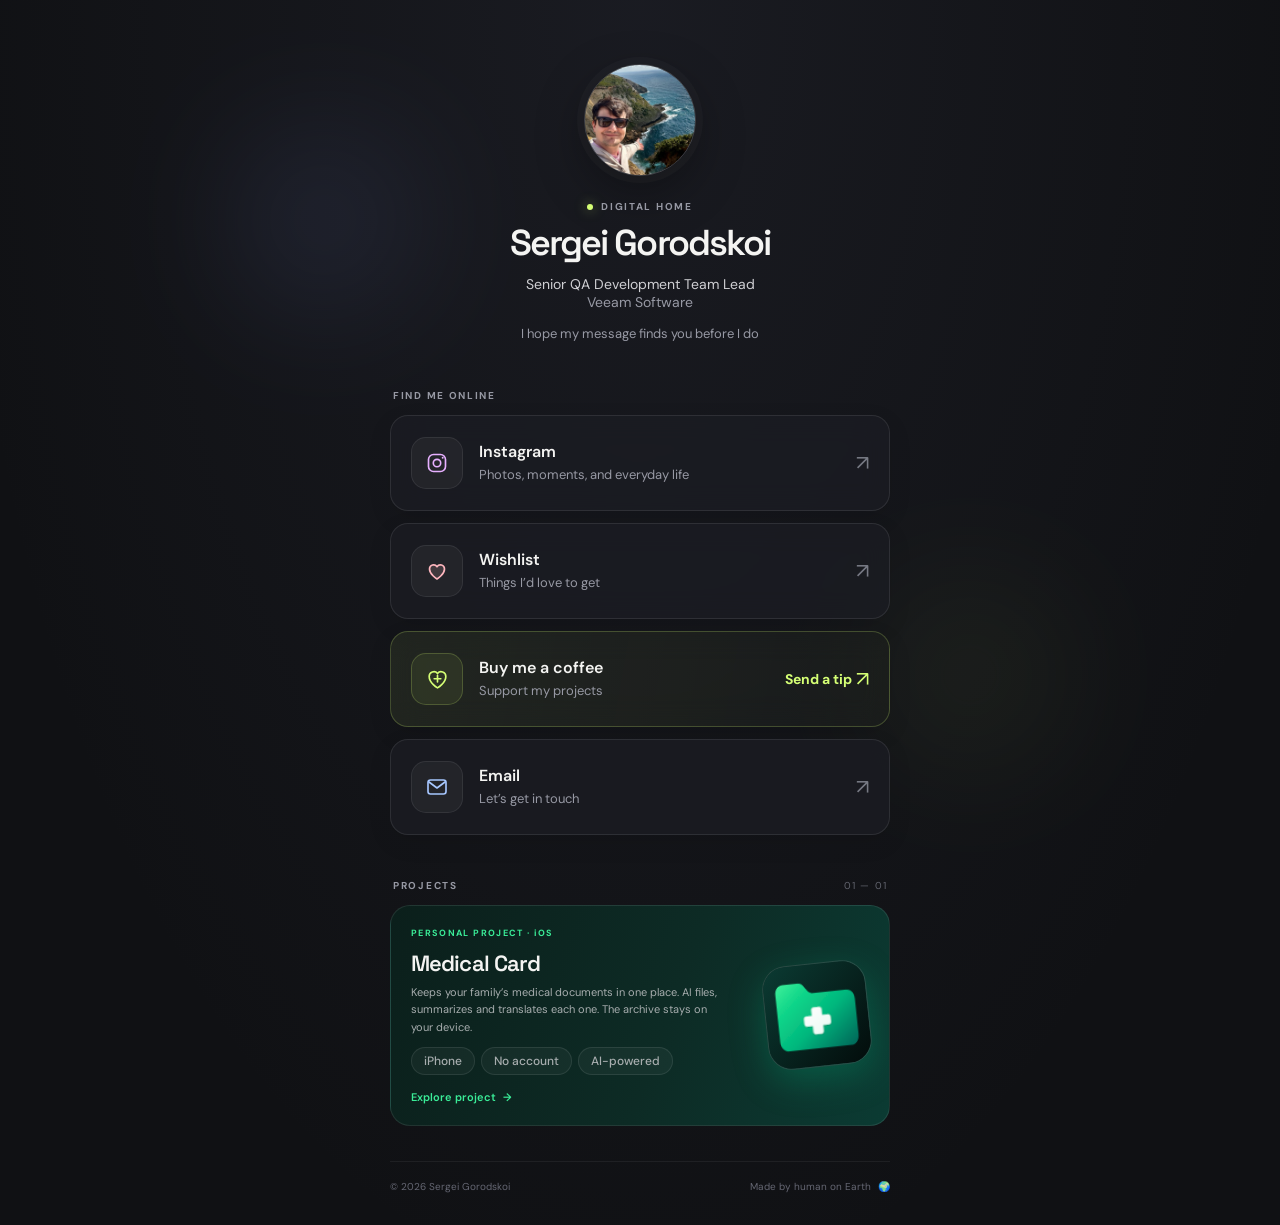
<file: index.html>
<!doctype html>
<html lang="en">
<head>
  <!-- Google tag (gtag.js) -->
  <script async src="https://www.googletagmanager.com/gtag/js?id=G-CYL6CJFS6B"></script>
  <script>
    window.dataLayer = window.dataLayer || [];
    function gtag(){dataLayer.push(arguments);}
    gtag('js', new Date());
    gtag('config', 'G-CYL6CJFS6B');
  </script>
  <meta charset="utf-8">
  <meta name="viewport" content="width=device-width, initial-scale=1">
  <meta name="theme-color" content="#101114">
  <meta name="description" content="Links and projects by Sergei Gorodskoi.">
  <title>Sergei Gorodskoi</title>
  <link rel="preconnect" href="https://fonts.googleapis.com">
  <link rel="preconnect" href="https://fonts.gstatic.com" crossorigin>
  <link href="https://fonts.googleapis.com/css2?family=DM+Sans:wght@400;500;600;700&family=Space+Grotesk:wght@400;500;600;700&display=swap" rel="stylesheet">
  <link rel="stylesheet" href="style.css">
</head>
<body>
  <main class="page-shell">
    <div class="ambient ambient-one" aria-hidden="true"></div>
    <div class="ambient ambient-two" aria-hidden="true"></div>

    <section class="profile" aria-labelledby="profile-name">
      <img class="avatar" src="assets/avatar.jpeg" alt="Sergei Gorodskoi">
      <p class="eyebrow"><span class="status-dot"></span> DIGITAL HOME</p>
      <h1 id="profile-name">Sergei Gorodskoi</h1>
      <p class="role">Senior QA Development Team Lead
        <br /><span class="company">Veeam Software</span>
      </p>
      <p class="bio">I hope my message finds you before I do</p>
<!--      <a class="linkedin-link" href="https://www.linkedin.com/in/your-profile/" target="_blank" rel="noopener noreferrer">-->
<!--        <svg viewBox="0 0 24 24" aria-hidden="true"><path d="M5.2 3.5a2.1 2.1 0 1 1 0 4.2 2.1 2.1 0 0 1 0-4.2ZM3.4 9h3.6v11.5H3.4V9Zm5.8 0h3.4v1.6h.1a3.8 3.8 0 0 1 3.4-1.9c3.6 0 4.3 2.4 4.3 5.5v6.3h-3.6v-5.6c0-1.3 0-3-1.9-3s-2.2 1.4-2.2 2.9v5.7H9.2V9Z"/></svg>-->
<!--        Connect on LinkedIn <span class="external-arrow" aria-hidden="true">↗</span>-->
<!--      </a>-->
    </section>

    <section class="links-section" aria-label="Personal links">
      <p class="section-label">FIND ME ONLINE</p>
      <a class="link-card" href="https://www.instagram.com/sklad_nano_gusey/" target="_blank" rel="noopener noreferrer">
        <span class="link-icon icon-instagram" aria-hidden="true"><svg viewBox="0 0 24 24"><rect x="3.5" y="3.5" width="17" height="17" rx="5"/><circle cx="12" cy="12" r="3.7"/><circle class="solid-dot" cx="17.7" cy="6.7" r="1"/></svg></span>
        <span class="link-copy"><strong>Instagram</strong><small>Photos, moments, and everyday life</small></span>
        <span class="card-arrow" aria-hidden="true">↗</span>
      </a>
      <a class="link-card" href="https://wishlist.com/ls/zwJ6qJ" target="_blank" rel="noopener noreferrer">
        <span class="link-icon icon-wish" aria-hidden="true"><svg viewBox="0 0 24 24"><path d="M12 20s-7.5-4.6-7.5-10.1A4.1 4.1 0 0 1 12 7.7a4.1 4.1 0 0 1 7.5 2.2C19.5 15.4 12 20 12 20Z"/></svg></span>
        <span class="link-copy"><strong>Wishlist</strong><small>Things I’d love to get</small></span>
        <span class="card-arrow" aria-hidden="true">↗</span>
      </a>
      <a class="donate-card link-card" href="https://revolut.me/gsa" target="_blank" rel="noopener noreferrer">
        <span class="donate-icon" aria-hidden="true"><svg viewBox="0 0 24 24"><path d="M12 21s-8-4.8-8-11a4.5 4.5 0 0 1 8-2.8A4.5 4.5 0 0 1 20 10c0 6.2-8 11-8 11Z"/><path d="M8.8 12.2h6.4M12 9v6.3"/></svg></span>
        <span class="donate-copy"><strong>Buy me a coffee</strong><small>Support my projects</small></span>
        <span class="donate-action">Send a tip <span aria-hidden="true">↗</span></span>
      </a>
      <a class="link-card" href="#" data-mail-link data-mail-user="dev" data-mail-host="gorodskoi.me">
        <span class="link-icon icon-email" aria-hidden="true"><svg viewBox="0 0 24 24"><rect x="3" y="5" width="18" height="14" rx="2.5"/><path d="m4 7 8 6 8-6"/></svg></span>
        <span class="link-copy"><strong>Email</strong><small>Let’s get in touch</small></span>
        <span class="card-arrow" aria-hidden="true">↗</span>
      </a>
    </section>

    <section class="projects-section" aria-label="Projects">
      <div class="section-heading">
        <p class="section-label">PROJECTS</p>
        <span class="section-count">01 — 01</span>
      </div>
      <div class="project-banner project-primary">
        <div class="project-content">
          <span class="project-kicker">PERSONAL PROJECT · iOS</span>
          <strong>Medical Card</strong>
          <span class="project-description">Keeps your family’s medical documents in one place. AI files, summarizes and translates each one. The archive stays on your device.</span>
          <ul class="project-tags">
            <li>iPhone</li>
            <li>No account</li>
            <li>AI-powered</li>
          </ul>
          <div class="project-actions">
            <a class="project-cta project-link" href="medical-card/" aria-label="Explore project: Medical Card">Explore project <span aria-hidden="true">→</span></a>
          </div>
        </div>
        <span class="project-art art-one" aria-hidden="true">
          <img class="project-icon" src="assets/medical-card-icon.svg" alt="" aria-hidden="true">
        </span>
      </div>
    </section>

    <footer class="footer">
      <span>© <span id="year">2026</span> Sergei Gorodskoi</span>
      <span>Made by human on Earth <span class="footer-mark" aria-hidden="true">🌍</span></span>
    </footer>
  </main>
  <script>
    document.getElementById('year').textContent = new Date().getFullYear();
  </script>
  <script src="contact.js" defer></script>
</body>
</html>
</file>
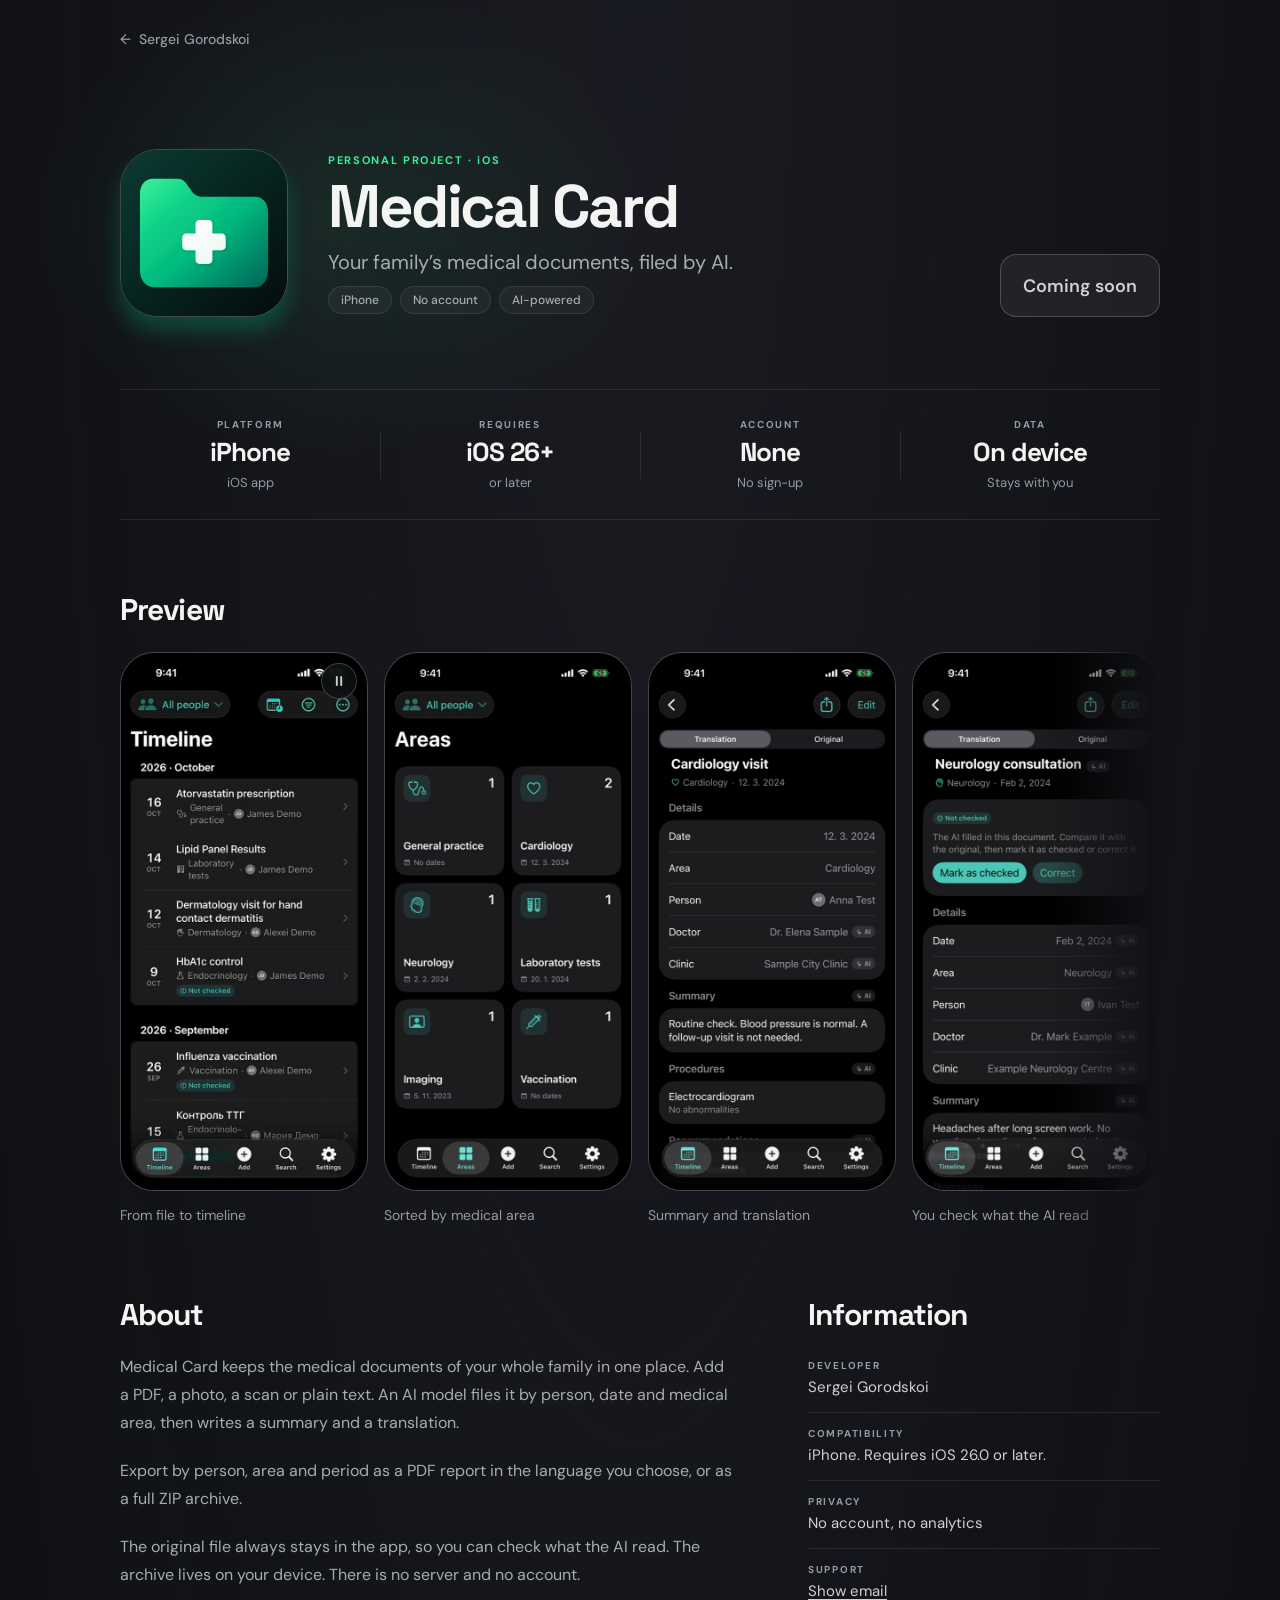
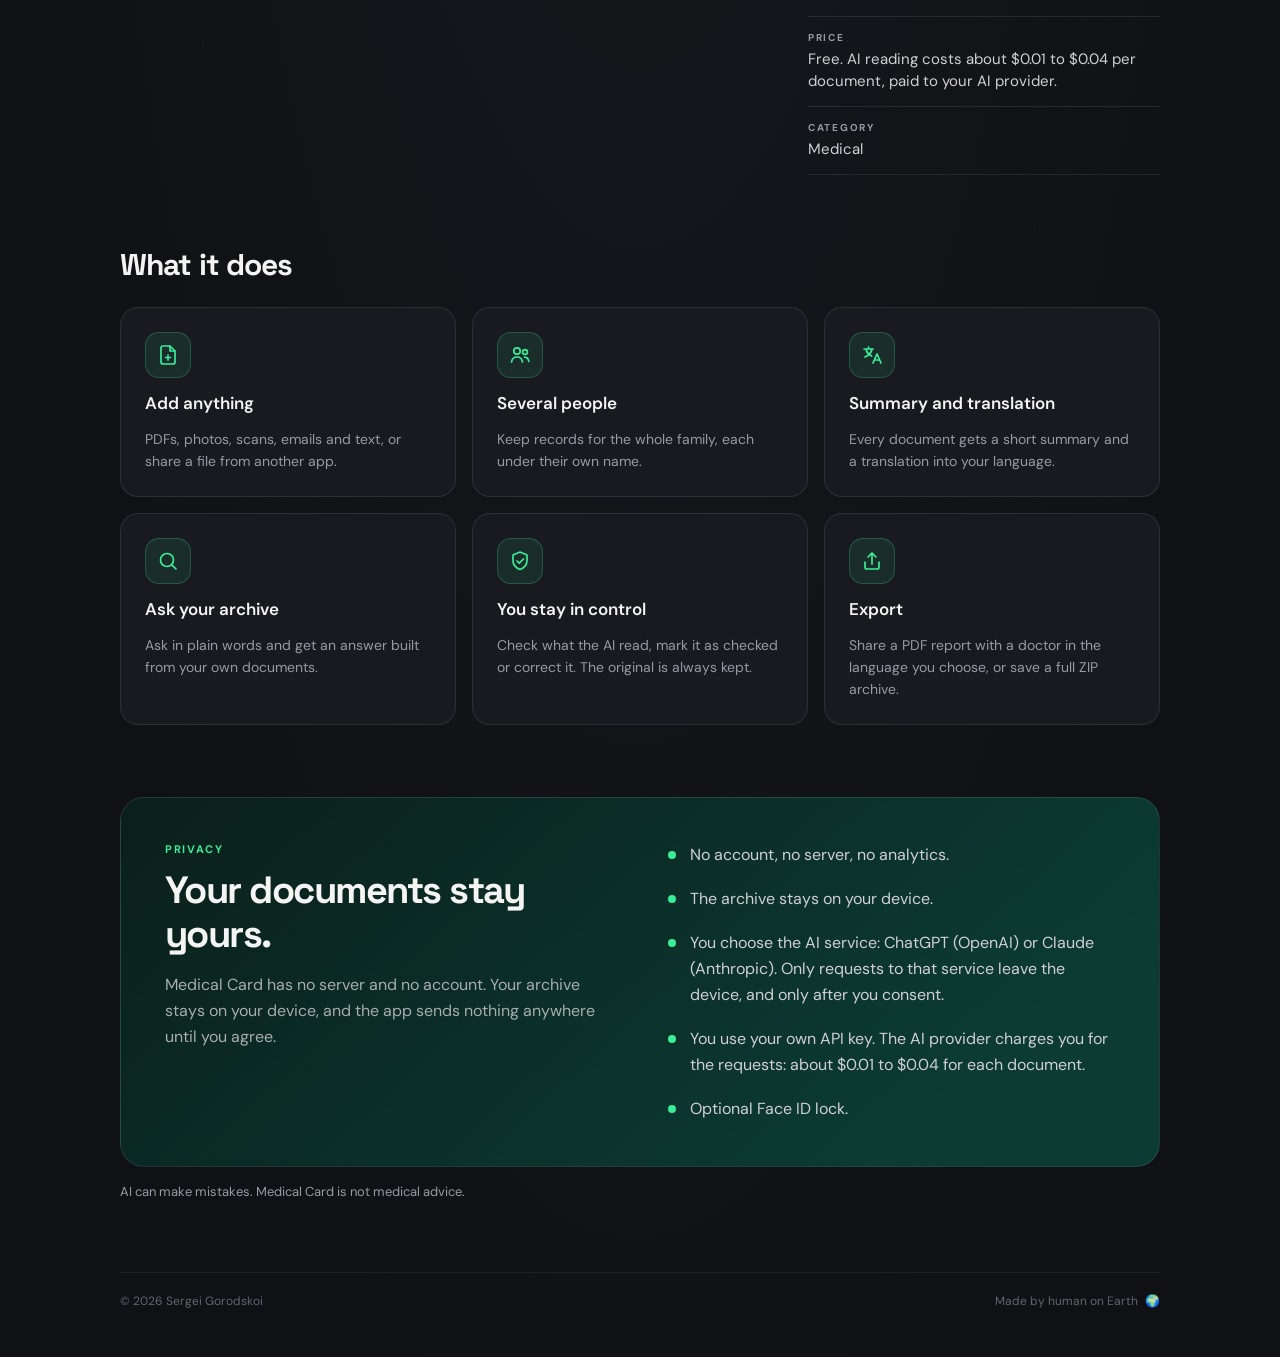
<file: medical-card/index.html>
<!doctype html>
<html lang="en">
<head>
  <!-- Google tag (gtag.js) -->
  <script async src="https://www.googletagmanager.com/gtag/js?id=G-CYL6CJFS6B"></script>
  <script>
    window.dataLayer = window.dataLayer || [];
    function gtag(){dataLayer.push(arguments);}
    gtag('js', new Date());
    gtag('config', 'G-CYL6CJFS6B');
  </script>
  <meta charset="utf-8">
  <meta name="viewport" content="width=device-width, initial-scale=1">
  <meta name="theme-color" content="#101114">
  <meta name="description" content="Medical Card is an iPhone app that files your family’s medical documents with AI. The archive stays on your device.">
  <title>Medical Card — Sergei Gorodskoi</title>
  <link rel="preconnect" href="https://fonts.googleapis.com">
  <link rel="preconnect" href="https://fonts.gstatic.com" crossorigin>
  <link href="https://fonts.googleapis.com/css2?family=DM+Sans:wght@400;500;600;700&family=Space+Grotesk:wght@400;500;600;700&display=swap" rel="stylesheet">
  <link rel="stylesheet" href="../style.css">
  <link rel="stylesheet" href="medical-card.css">
</head>
<body class="app-body">
  <div class="app-ambient" aria-hidden="true"></div>

  <aside class="sticky-bar" aria-label="Medical Card">
    <span class="sticky-app"><img src="../assets/medical-card-icon.svg" width="32" height="32" alt=""> Medical Card</span>
    <!-- TODO: Replace this placeholder with the App Store badge link when the app is live. -->
    <span class="appstore-button appstore-compact" data-appstore>Coming soon</span>
  </aside>

  <div class="app-page">
    <header class="app-topbar">
      <a class="app-back" href="../"><span aria-hidden="true">←</span> Sergei Gorodskoi</a>
    </header>

    <main class="app-main">
      <section class="app-hero" aria-labelledby="app-title">
        <img class="app-icon" src="../assets/medical-card-icon.svg" width="168" height="168" alt="">
        <div class="app-heading">
          <p class="app-kicker">PERSONAL PROJECT · iOS</p>
          <h1 id="app-title" class="app-title">Medical Card</h1>
          <p class="app-subtitle">Your family’s medical documents, filed by AI.</p>
        </div>
        <ul class="project-tags app-tags" role="list">
          <li>iPhone</li>
          <li>No account</li>
          <li>AI-powered</li>
        </ul>
        <div class="app-cta">
          <!-- TODO: Replace this placeholder with the App Store badge link when the app is live. -->
          <span id="hero-appstore" class="appstore-button appstore-large" data-appstore>Coming soon</span>
        </div>
      </section>

      <dl class="fact-strip">
        <div class="fact">
          <dt class="fact-label">Platform</dt>
          <dd class="fact-value">iPhone</dd>
          <dd class="fact-note">iOS app</dd>
        </div>
        <div class="fact">
          <dt class="fact-label">Requires</dt>
          <dd class="fact-value">iOS 26+</dd>
          <dd class="fact-note">or later</dd>
        </div>
        <div class="fact">
          <dt class="fact-label">Account</dt>
          <dd class="fact-value">None</dd>
          <dd class="fact-note">No sign-up</dd>
        </div>
        <div class="fact">
          <dt class="fact-label">Data</dt>
          <dd class="fact-value">On device</dd>
          <dd class="fact-note">Stays with you</dd>
        </div>
      </dl>

      <section class="app-preview" aria-labelledby="preview-title">
        <h2 id="preview-title" class="app-h2">Preview</h2>
        <div class="preview-frame">
          <ul class="preview-rail" role="list" tabindex="0" aria-label="App screenshots">
            <li class="preview-card preview-video">
              <figure>
                <div class="preview-screen">
                  <video width="554" height="1206" autoplay muted loop playsinline preload="metadata" poster="assets/preview-poster.jpg" aria-label="Medical Card preview: add three documents, review what the AI read, open a document, and return to the timeline">
                    <source src="assets/preview.mp4" type="video/mp4" media="(prefers-reduced-motion: no-preference)">
                  </video>
                  <button class="preview-toggle" type="button" aria-pressed="false" aria-label="Pause preview" hidden>
                    <svg class="preview-toggle-pause" viewBox="0 0 16 16" aria-hidden="true" focusable="false"><path d="M5.5 3.5v9M10.5 3.5v9"/></svg>
                    <svg class="preview-toggle-play" viewBox="0 0 16 16" aria-hidden="true" focusable="false"><path d="M5 3v10l8.5-5z"/></svg>
                  </button>
                </div>
                <figcaption>From file to timeline</figcaption>
              </figure>
            </li>
            <li class="preview-card">
              <figure>
                <div class="preview-screen">
                  <img src="assets/screen-areas.jpg" width="554" height="1206" loading="lazy" decoding="async" alt="Grid of medical areas, each with a count of documents">
                </div>
                <figcaption>Sorted by medical area</figcaption>
              </figure>
            </li>
            <li class="preview-card">
              <figure>
                <div class="preview-screen">
                  <img src="assets/screen-document.jpg" width="554" height="1206" loading="lazy" decoding="async" alt="Detail screen with summary, doctor, clinic and procedures">
                </div>
                <figcaption>Summary and translation</figcaption>
              </figure>
            </li>
            <li class="preview-card">
              <figure>
                <div class="preview-screen">
                  <img src="assets/screen-review.jpg" width="554" height="1206" loading="lazy" decoding="async" alt="AI result that waits to be marked as checked">
                </div>
                <figcaption>You check what the AI read</figcaption>
              </figure>
            </li>
            <li class="preview-card">
              <figure>
                <div class="preview-screen">
                  <img src="assets/screen-ask.jpg" width="554" height="1206" loading="lazy" decoding="async" alt="Question with an AI answer and the source documents">
                </div>
                <figcaption>Ask your archive</figcaption>
              </figure>
            </li>
            <li class="preview-card">
              <figure>
                <div class="preview-screen">
                  <img src="assets/screen-export.jpg" width="554" height="1206" loading="lazy" decoding="async" alt="Export form with people, period and medical areas">
                </div>
                <figcaption>A PDF for your doctor</figcaption>
              </figure>
            </li>
          </ul>
        </div>
        <div class="preview-dots" aria-hidden="true"><span class="is-active"></span><span></span><span></span><span></span><span></span><span></span></div>
      </section>

      <section class="app-about">
        <h2 class="app-h2">About</h2>
        <p>Medical Card keeps the medical documents of your whole family in one place. Add a PDF, a photo, a scan or plain text. An AI model files it by person, date and medical area, then writes a summary and a translation.</p>
        <p>Export by person, area and period as a PDF report in the language you choose, or as a full ZIP archive.</p>
        <p>The original file always stays in the app, so you can check what the AI read. The archive lives on your device. There is no server and no account.</p>
      </section>

      <section class="app-info">
        <h2 class="app-h2">Information</h2>
        <dl class="info-list">
          <div class="info-row">
            <dt>Developer</dt>
            <dd>Sergei Gorodskoi</dd>
          </div>
          <div class="info-row">
            <dt>Compatibility</dt>
            <dd>iPhone. Requires iOS 26.0 or later.</dd>
          </div>
          <div class="info-row">
            <dt>Privacy</dt>
            <dd>No account, no analytics</dd>
          </div>
          <div class="info-row">
            <dt>Support</dt>
            <dd><button class="info-reveal" type="button" data-mail-reveal data-mail-user="dev" data-mail-host="gorodskoi.me">Show email</button><noscript>Turn on JavaScript to see the email address.</noscript></dd>
          </div>
          <div class="info-row">
            <dt>Price</dt>
            <dd>Free. AI reading costs about $0.01 to $0.04 per document, paid to your AI provider.</dd>
          </div>
          <div class="info-row">
            <dt>Category</dt>
            <dd>Medical</dd>
          </div>
        </dl>
      </section>

      <section class="app-features">
        <h2 class="app-h2">What it does</h2>
        <ul class="feature-grid" role="list">
          <li class="feature-card">
            <span class="feature-icon" aria-hidden="true"><svg viewBox="0 0 24 24" width="24" height="24" fill="none" stroke="currentColor" stroke-width="1.7" stroke-linecap="round" stroke-linejoin="round" aria-hidden="true"><path d="M14 3H7a2 2 0 0 0-2 2v14a2 2 0 0 0 2 2h10a2 2 0 0 0 2-2V8z"/><path d="M14 3v5h5"/><path d="M12 12v5M9.5 14.5h5"/></svg></span>
            <h3>Add anything</h3>
            <p>PDFs, photos, scans, emails and text, or share a file from another app.</p>
          </li>
          <li class="feature-card">
            <span class="feature-icon" aria-hidden="true"><svg viewBox="0 0 24 24" width="24" height="24" fill="none" stroke="currentColor" stroke-width="1.7" stroke-linecap="round" stroke-linejoin="round" aria-hidden="true"><circle cx="9" cy="8" r="3.2"/><path d="M3.5 19c.5-3.2 2.7-5 5.5-5s5 1.8 5.5 5"/><circle cx="17" cy="9" r="2.4"/><path d="M16.5 14.2c2.4.1 3.9 1.6 4.3 4.3"/></svg></span>
            <h3>Several people</h3>
            <p>Keep records for the whole family, each under their own name.</p>
          </li>
          <li class="feature-card">
            <span class="feature-icon" aria-hidden="true"><svg viewBox="0 0 24 24" width="24" height="24" fill="none" stroke="currentColor" stroke-width="1.7" stroke-linecap="round" stroke-linejoin="round" aria-hidden="true"><path d="M4 6h9M8.5 4v2M6 6c.5 3 2.7 5.6 5.7 7M12 6c-.5 3-3 6.2-7 8"/><path d="m13 20 4-9 4 9M14.4 17h5.2"/></svg></span>
            <h3>Summary and translation</h3>
            <p>Every document gets a short summary and a translation into your language.</p>
          </li>
          <li class="feature-card">
            <span class="feature-icon" aria-hidden="true"><svg viewBox="0 0 24 24" width="24" height="24" fill="none" stroke="currentColor" stroke-width="1.7" stroke-linecap="round" stroke-linejoin="round" aria-hidden="true"><circle cx="11" cy="11" r="6.5"/><path d="m20 20-4.2-4.2"/></svg></span>
            <h3>Ask your archive</h3>
            <p>Ask in plain words and get an answer built from your own documents.</p>
          </li>
          <li class="feature-card">
            <span class="feature-icon" aria-hidden="true"><svg viewBox="0 0 24 24" width="24" height="24" fill="none" stroke="currentColor" stroke-width="1.7" stroke-linecap="round" stroke-linejoin="round" aria-hidden="true"><path d="M12 3 5 6v5.5c0 4.2 2.8 7.4 7 9 4.2-1.6 7-4.8 7-9V6z"/><path d="m9 12 2.2 2.2L15.5 10"/></svg></span>
            <h3>You stay in control</h3>
            <p>Check what the AI read, mark it as checked or correct it. The original is always kept.</p>
          </li>
          <li class="feature-card">
            <span class="feature-icon" aria-hidden="true"><svg viewBox="0 0 24 24" width="24" height="24" fill="none" stroke="currentColor" stroke-width="1.7" stroke-linecap="round" stroke-linejoin="round" aria-hidden="true"><path d="M12 15V4M8 8l4-4 4 4"/><path d="M5 13v5a2 2 0 0 0 2 2h10a2 2 0 0 0 2-2v-5"/></svg></span>
            <h3>Export</h3>
            <p>Share a PDF report with a doctor in the language you choose, or save a full ZIP archive.</p>
          </li>
        </ul>
      </section>

      <section class="app-privacy" aria-labelledby="privacy-title">
        <div class="privacy-card">
          <div class="privacy-intro">
            <p class="app-kicker">PRIVACY</p>
            <h2 id="privacy-title">Your documents stay yours.</h2>
            <p>Medical Card has no server and no account. Your archive stays on your device, and the app sends nothing anywhere until you agree.</p>
          </div>
          <ul class="privacy-points" role="list">
            <li>No account, no server, no analytics.</li>
            <li>The archive stays on your device.</li>
            <li>You choose the AI service: ChatGPT (OpenAI) or Claude (Anthropic). Only requests to that service leave the device, and only after you consent.</li>
            <li>You use your own API key. The AI provider charges you for the requests: about $0.01 to $0.04 for each document.</li>
            <li>Optional Face ID lock.</li>
          </ul>
        </div>
        <p class="app-disclaimer">AI can make mistakes. Medical Card is not medical advice.</p>
      </section>
    </main>

    <footer class="footer">
      <span>© <span id="year">2026</span> Sergei Gorodskoi</span>
      <span>Made by human on Earth <span class="footer-mark" aria-hidden="true">🌍</span></span>
    </footer>
  </div>

  <script>
    document.getElementById('year').textContent = new Date().getFullYear();

    var heroCta = document.getElementById('hero-appstore');
    var stickyBar = document.querySelector('.sticky-bar');
    if ('IntersectionObserver' in window) {
      new IntersectionObserver(function (entries) {
        var entry = entries[entries.length - 1];
        stickyBar.classList.toggle('is-visible', !entry.isIntersecting && entry.boundingClientRect.top < 0);
      }, { rootMargin: '-56px 0px 0px 0px' }).observe(heroCta);
    }

    var video = document.querySelector('.preview-video video');
    var toggle = document.querySelector('.preview-toggle');
    if (video && toggle) {
      if (window.matchMedia('(prefers-reduced-motion: reduce)').matches) {
        video.removeAttribute('autoplay');
        video.pause();
      } else {
        var userPaused = false;
        var videoInView = true;
        var playIfAllowed = function () {
          if (userPaused || !videoInView) { return; }
          var attempt = video.play();
          if (attempt && attempt.catch) {
            attempt.catch(function (error) {
              if (error.name !== 'NotAllowedError') { return; }
              userPaused = true;
              toggle.setAttribute('aria-pressed', 'true');
            });
          }
        };
        toggle.hidden = false;
        toggle.addEventListener('click', function () {
          userPaused = !userPaused;
          toggle.setAttribute('aria-pressed', String(userPaused));
          if (userPaused) { video.pause(); } else { playIfAllowed(); }
        });
        if ('IntersectionObserver' in window) {
          new IntersectionObserver(function (entries) {
            videoInView = entries[entries.length - 1].isIntersecting;
            if (videoInView) { playIfAllowed(); } else { video.pause(); }
          }).observe(video);
        }
      }
    }

    var rail = document.querySelector('.preview-rail');
    var cards = rail.querySelectorAll('.preview-card');
    var dots = document.querySelectorAll('.preview-dots span');
    var dotsFrame = 0;
    var nudgeDone = false;
    function syncDots() {
      dotsFrame = 0;
      var step = cards[1].offsetLeft - cards[0].offsetLeft;
      var atEnd = Math.ceil(rail.scrollLeft) + rail.clientWidth >= rail.scrollWidth - 1;
      var index = atEnd ? dots.length - 1 : Math.min(Math.round(rail.scrollLeft / step), dots.length - 1);
      for (var i = 0; i < dots.length; i++) { dots[i].classList.toggle('is-active', i === index); }
    }
    function queueSyncDots() {
      if (!dotsFrame) { dotsFrame = requestAnimationFrame(syncDots); }
    }
    rail.addEventListener('scroll', function () {
      if (rail.scrollLeft > 0) { nudgeDone = true; }
      queueSyncDots();
    }, { passive: true });
    window.addEventListener('resize', queueSyncDots);
    queueSyncDots();

    var nudges = [];
    function stopNudge() {
      for (var i = 0; i < nudges.length; i++) { nudges[i].cancel(); }
      nudges = [];
    }
    ['touchstart', 'wheel', 'pointerdown', 'keydown'].forEach(function (type) {
      rail.addEventListener(type, stopNudge, { passive: true });
    });
    if ('IntersectionObserver' in window && rail.animate && !window.matchMedia('(prefers-reduced-motion: reduce)').matches) {
      var nudgeObserver = new IntersectionObserver(function (entries) {
        if (entries[entries.length - 1].intersectionRatio < 0.6) { return; }
        nudgeObserver.disconnect();
        if (nudgeDone || rail.scrollLeft > 0 || rail.scrollWidth <= rail.clientWidth) { return; }
        nudgeDone = true;
        for (var i = 0; i < cards.length; i++) {
          nudges.push(cards[i].animate([
            { transform: 'translateX(0)', easing: 'ease-in-out' },
            { transform: 'translateX(-40px)', offset: 0.3333, easing: 'ease-in-out' },
            { transform: 'translateX(0)', offset: 0.6667 },
            { transform: 'translateX(0)' }
          ], { duration: 960, iterations: 2 }));
        }
      }, { threshold: 0.6 });
      nudgeObserver.observe(rail);
    }
  </script>
  <script src="../contact.js" defer></script>
</body>
</html>
</file>
<file: style.css>
:root {
  color-scheme: dark;
  --bg: #101114;
  --surface: rgba(28, 29, 35, 0.78);
  --surface-hover: rgba(37, 39, 47, 0.95);
  --text: #f4f4f2;
  --muted: #9799a4;
  --line: rgba(255, 255, 255, 0.09);
  --accent: #d5ff75;
  --radius: 18px;
  --text-soft: #d0d0d4;
  --body: #a7adae;
  --faint: #62646e;
  --line-strong: rgba(255, 255, 255, 0.2);
  --green: #3aed98;
}

* { box-sizing: border-box; }
html {
  min-width: 320px;
  max-width: 100%;
  overflow-x: hidden;
  background: var(--bg);
  scroll-behavior: smooth;
}
body {
  margin: 0;
  min-height: 100vh;
  max-width: 100%;
  overflow-x: hidden;
  color: var(--text);
  background:
    radial-gradient(ellipse at 50% 0%, rgba(77, 80, 105, .16), transparent 43rem),
    var(--bg);
  font-family: "DM Sans", -apple-system, BlinkMacSystemFont, "Segoe UI", sans-serif;
  -webkit-font-smoothing: antialiased;
}
a { color: inherit; text-decoration: none; }
a:focus-visible { outline: 2px solid var(--accent); outline-offset: 4px; }

.page-shell {
  position: relative;
  isolation: isolate;
  width: min(100% - 32px, 500px);
  margin: 0 auto;
  padding: 64px 0 32px;
}
.ambient { position: absolute; z-index: -1; pointer-events: none; filter: blur(70px); opacity: .18; border-radius: 50%; }
.ambient-one { width: 180px; height: 180px; background: #6471ad; top: 130px; left: -155px; }
.ambient-two { width: 190px; height: 190px; background: #829b47; top: 580px; right: -175px; opacity: .10; }

.profile { display: flex; align-items: center; flex-direction: column; text-align: center; }
.avatar {
  display: block;
  width: 112px;
  height: 112px;
  border-radius: 50%;
  object-fit: cover;
  border: 1px solid rgba(255,255,255,.18);
  box-shadow: 0 0 0 7px rgba(255,255,255,.025), 0 16px 48px rgba(0,0,0,.35);
  margin-bottom: 24px;
}
.eyebrow, .section-label, .project-kicker {
  margin: 0;
  color: var(--muted);
  font-size: 10px;
  font-weight: 700;
  letter-spacing: .17em;
}
.eyebrow { display: flex; align-items: center; gap: 8px; margin-bottom: 10px; }
.status-dot { width: 6px; height: 6px; border-radius: 50%; background: var(--accent); box-shadow: 0 0 12px rgba(213,255,117,.5); }
h1 {
  margin: 0;
  font-family: "Space Grotesk", sans-serif;
  font-size: clamp(29px, 7vw, 36px);
  font-weight: 600;
  letter-spacing: -.055em;
  line-height: 1.15;
}
.role { margin: 11px 0 0; color: #d0d0d4; font-size: 14px; }
.role > span:first-child { color: #666873; padding: 0 3px; }
.company { color: var(--muted); }
.bio { max-width: 310px; margin: 12px 0 0; color: var(--muted); font-size: 13px; line-height: 1.65; }
.linkedin-link {
  display: inline-flex; align-items: center; gap: 8px;
  color: #e5e6e9; font-size: 12px; font-weight: 600;
  transition: color .2s ease;
}
.linkedin-link:hover { color: var(--accent); }
.linkedin-link svg { width: 15px; height: 15px; fill: currentColor; }
.external-arrow { margin-left: 1px; color: var(--muted); }

.links-section, .projects-section, .support-section { margin-top: 44px; }
.section-label { font-size: 10px; }
.links-section > .section-label { margin: 0 0 13px 3px; }
.link-card {
  display: flex; align-items: center; gap: 16px;
  min-height: 96px; padding: 18px 20px;
  margin-top: 12px;
  border: 1px solid var(--line);
  border-radius: var(--radius);
  background: var(--surface);
  box-shadow: 0 8px 24px rgba(0,0,0,.09);
  backdrop-filter: blur(14px);
  transition: background .2s ease, transform .2s ease, border-color .2s ease;
}
.link-card:hover { background: var(--surface-hover); border-color: rgba(255,255,255,.17); transform: translateY(-2px); }
.link-icon {
  display: grid; place-items: center; flex: 0 0 52px; height: 52px;
  border: 1px solid rgba(255,255,255,.08); border-radius: 15px;
  background: rgba(255,255,255,.045); color: #e8e9ec;
}
.link-icon svg { width: 24px; height: 24px; fill: none; stroke: currentColor; stroke-width: 1.65; stroke-linecap: round; stroke-linejoin: round; }
.link-icon.icon-wish { color: #ffb7bf; }
.link-icon.icon-wish svg { fill: rgba(255,183,191,.14); }
.link-icon.icon-instagram { color: #e7b0ff; }
.link-icon.icon-email { color: #a7c7ff; }
.link-icon .solid-dot { fill: currentColor; stroke: none; }
.link-copy, .donate-copy { display: flex; flex-direction: column; min-width: 0; gap: 4px; }
.link-copy strong, .donate-copy strong { font-size: 16px; font-weight: 600; }
.link-copy small, .donate-copy small { color: var(--muted); font-size: 13px; line-height: 1.4; }
.card-arrow { margin-left: auto; color: #777a84; font-size: 21px; transition: color .2s ease, transform .2s ease; }
.link-card:hover .card-arrow { color: var(--accent); transform: translate(2px, -2px); }

.section-heading { display: flex; justify-content: space-between; align-items: center; margin: 0 3px 13px; }
.section-count { color: #62646e; font-size: 10px; letter-spacing: .12em; font-variant-numeric: tabular-nums; }
.project-banner {
  position: relative; isolation: isolate; overflow: hidden;
  display: flex; align-items: stretch; min-height: 176px;
  padding: 21px 20px; margin-top: 10px;
  border: 1px solid var(--line); border-radius: 20px;
  background: #1b2022;
  transition: transform .2s ease, border-color .2s ease;
}
.project-banner:hover { transform: translateY(-3px); border-color: rgba(255,255,255,.2); }
.project-primary { background: linear-gradient(110deg, #0b1f1b 0%, #0d2b25 55%, #0b3b33 100%); }
.project-secondary { background: linear-gradient(110deg, #24212e 0%, #22202b 55%, #38304c 100%); }
.project-content { display: flex; align-items: flex-start; flex-direction: column; max-width: min(68%, calc(100% - 116px)); }
.project-kicker { color: #3aed98; font-size: 9px; letter-spacing: .15em; }
.project-secondary .project-kicker { color: #c1addd; }
.project-content > strong { margin-top: 10px; font-family: "Space Grotesk", sans-serif; font-size: 22px; font-weight: 600; letter-spacing: -.04em; }
.project-description { margin-top: 7px; color: #a7adae; font-size: 11px; line-height: 1.6; }
.project-tags { display: flex; flex-wrap: wrap; gap: 6px; max-width: 100%; margin: 10px 0 0; padding: 0; list-style: none; }
.project-tags li { padding: 5px 12px; color: #a7adae; font-size: 12px; font-weight: 500; line-height: 16px; white-space: nowrap; border: 1px solid var(--line); border-radius: 999px; background: rgba(255,255,255,.04); }
.project-actions { display: flex; flex-wrap: wrap; align-items: center; gap: 8px 10px; margin-top: auto; padding-top: 15px; }
.project-cta { display: inline-flex; gap: 7px; align-items: center; color: #3aed98; font-size: 11px; font-weight: 600; }
.project-link::after { content: ""; position: absolute; inset: 0; z-index: 2; border-radius: 19px; }
.project-link:focus-visible { outline: none; }
.project-link:focus-visible::after { outline: 2px solid var(--accent); outline-offset: -2px; }
.project-secondary .project-cta { color: #d3b7ff; }
.project-art { position: absolute; inset: 0 0 0 auto; width: 46%; overflow: hidden; z-index: -1; pointer-events: none; }
.art-one { display: flex; align-items: center; justify-content: flex-end; padding-right: 20px; overflow: visible; }
.project-icon { width: 104px; height: 104px; flex: none; border: 1px solid rgba(255,255,255,.12); border-radius: 23%; box-shadow: 0 12px 36px rgba(0,185,131,.28); transform: rotate(-6deg); }
.art-two .grid-shape { position: absolute; width: 122px; height: 122px; right: -7px; top: 30px; transform: rotate(22deg); border: 1px solid rgba(213,183,255,.38); background: repeating-linear-gradient(0deg, transparent 0 15px, rgba(213,183,255,.13) 16px), repeating-linear-gradient(90deg, transparent 0 15px, rgba(213,183,255,.13) 16px); mask-image: linear-gradient(135deg, transparent 0%, #000 24%, #000 72%, transparent 100%); }
.spark { position: absolute; right: 61px; top: 36px; color: #d3b7ff; font-size: 51px; font-weight: 400; text-shadow: 0 0 28px rgba(211,183,255,.35); }

.appstore-button { display: inline-flex; align-items: center; justify-content: center; color: var(--text-soft); background: rgba(255,255,255,.06); border: 1px solid var(--line-strong); white-space: nowrap; cursor: default; user-select: none; }
.appstore-compact { padding: 7px 13px; border-radius: 999px; font-size: 13px; font-weight: 600; line-height: 17px; }

.support-section { margin-top: 27px; }
.donate-card {
  display: flex; align-items: center; gap: 16px; padding: 18px 20px;
  border: 1px solid rgba(213,255,117,.22); border-radius: var(--radius);
  background: linear-gradient(100deg, rgba(213,255,117,.075), rgba(213,255,117,.018));
  transition: background .2s ease, border-color .2s ease;
}
.donate-card:hover { background: rgba(213,255,117,.09); border-color: rgba(213,255,117,.4); }
.donate-icon { display: grid; place-items: center; width: 52px; height: 52px; flex: 0 0 52px; color: var(--accent); border: 1px solid rgba(213,255,117,.2); border-radius: 15px; background: rgba(213,255,117,.07); }
.donate-icon svg { width: 25px; height: 25px; fill: none; stroke: currentColor; stroke-width: 1.6; stroke-linecap: round; stroke-linejoin: round; }
.donate-action { display: inline-flex; align-items: center; gap: 4px; margin-left: auto; padding-left: 8px; color: var(--accent); font-size: 14px; font-weight: 700; white-space: nowrap; }
.donate-action > span { font-size: 21px; font-weight: 400; }

.footer { display: flex; align-items: center; justify-content: space-between; gap: 12px; margin-top: 35px; padding-top: 18px; border-top: 1px solid rgba(255,255,255,.06); color: #656773; font-size: 10px; }
.footer-mark { margin-left: 4px; }

@media (max-width: 420px) {
  .page-shell { width: min(100% - 28px, 500px); padding-top: 42px; }
  .avatar { width: 100px; height: 100px; }
  .link-card { min-height: 88px; padding: 16px; }
  .link-copy strong, .donate-copy strong { font-size: 15px; }
  .link-copy small, .donate-copy small { font-size: 12.5px; }
  .project-banner { min-height: 165px; padding: 19px 16px; }
  .project-content { max-width: min(74%, calc(100% - 100px)); }
  .project-content > strong { font-size: 20px; }
  .project-art { width: 42%; }
  .art-one { padding-right: 16px; }
  .project-icon { width: 88px; height: 88px; }
  .footer { font-size: 9px; }
  .donate-card { padding: 16px; }
  .donate-action { font-size: 13px; }
}

@media (prefers-reduced-motion: reduce) {
  *, *::before, *::after { scroll-behavior: auto !important; transition-duration: .01ms !important; animation-duration: .01ms !important; }
}
</file>
<file: medical-card/medical-card.css>
html { scroll-padding-top: 64px; }

.app-body {
  --accent: var(--green);
  --surface: #191a20;
  --gap: 72px;
  position: relative;
  isolation: isolate;
}

.app-ambient {
  position: absolute;
  top: 0;
  left: 0;
  right: 0;
  height: 640px;
  overflow: hidden;
  z-index: -1;
  pointer-events: none;
  background: radial-gradient(ellipse 440px 340px at calc(50% - 300px) 220px, rgba(58, 237, 152, .09), transparent 70%);
}

.sticky-bar {
  position: fixed;
  inset: 0 0 auto;
  z-index: 10;
  display: flex;
  align-items: center;
  justify-content: space-between;
  height: 56px;
  padding: 0 max(32px, calc((100% - 1040px) / 2));
  background: rgba(16, 17, 20, .72);
  -webkit-backdrop-filter: saturate(160%) blur(16px);
  backdrop-filter: saturate(160%) blur(16px);
  border-bottom: 1px solid var(--line);
  transform: translateY(-100%);
  visibility: hidden;
  transition: transform .25s ease, visibility 0s .25s;
}
.sticky-bar.is-visible { transform: none; visibility: visible; transition: transform .25s ease; }
.sticky-app { display: flex; align-items: center; gap: 10px; font-family: "Space Grotesk", sans-serif; font-size: 16px; font-weight: 600; }
.sticky-app img { width: 32px; height: 32px; border-radius: 8px; }

.app-page {
  display: flex;
  flex-direction: column;
  gap: var(--gap);
  width: min(100% - 64px, 1040px);
  margin: 0 auto;
  padding-bottom: 48px;
}
.app-topbar { padding: 28px 0; }
.app-back { display: inline-flex; align-items: center; gap: 8px; color: var(--muted); font-size: 14px; font-weight: 500; transition: color .2s ease; }
.app-back:hover { color: var(--text); }

.app-main {
  display: grid;
  grid-template-columns: minmax(0, 1fr) 352px;
  grid-template-areas:
    "hero hero"
    "facts facts"
    "preview preview"
    "about info"
    "features features"
    "privacy privacy";
  column-gap: 72px;
  row-gap: var(--gap);
}
.app-main > * { min-width: 0; }
.app-hero { grid-area: hero; }
.fact-strip { grid-area: facts; }
.app-preview { grid-area: preview; }
.app-about { grid-area: about; }
.app-info { grid-area: info; align-self: start; }
.app-features { grid-area: features; }
.app-privacy { grid-area: privacy; }

.app-h2 { margin: 0 0 24px; font-family: "Space Grotesk", sans-serif; font-size: 30px; font-weight: 700; letter-spacing: -.03em; line-height: 1.2; }
.app-about .app-h2 { margin-bottom: 20px; }
.app-info .app-h2 { margin-bottom: 12px; }

.app-kicker { margin: 0; color: var(--green); font-size: 11px; font-weight: 700; letter-spacing: .15em; }

.app-hero {
  display: grid;
  grid-template-columns: 168px 1fr auto;
  grid-template-areas:
    "icon title cta"
    "icon tags cta";
  column-gap: 40px;
  row-gap: 10px;
}
.app-icon { grid-area: icon; width: 168px; height: 168px; border: 1px solid var(--line-strong); border-radius: 38px; box-shadow: 0 14px 20px rgba(0, 186, 130, .28); }
.app-heading { grid-area: title; align-self: end; }
.app-title { margin: 8px 0 0; font-family: "Space Grotesk", sans-serif; font-size: 60px; font-weight: 700; letter-spacing: -.04em; line-height: 1.05; }
.app-subtitle { margin: 10px 0 0; color: var(--body); font-size: 20px; line-height: 1.4; }
.app-tags { grid-area: tags; align-self: start; gap: 8px; margin: 0; }
.app-cta { grid-area: cta; align-self: end; }

.appstore-large { min-height: 63px; padding: 11px 22px; border-radius: 16px; font-size: 18px; font-weight: 600; }

.fact-strip {
  display: grid;
  grid-template-columns: repeat(4, minmax(0, 1fr));
  margin: 0;
  padding: 22px 0;
  border-top: 1px solid var(--line);
  border-bottom: 1px solid var(--line);
}
.fact { position: relative; display: flex; flex-direction: column; align-items: center; gap: 6px; padding: 6px 12px; text-align: center; }
.fact + .fact::before { content: ""; position: absolute; left: 0; top: 50%; width: 1px; height: 48px; background: var(--line); transform: translateY(-50%); }
.fact-label { color: var(--muted); font-size: 10px; font-weight: 700; letter-spacing: .17em; text-transform: uppercase; }
.fact-value { margin: 0; font-family: "Space Grotesk", sans-serif; font-size: 26px; font-weight: 700; letter-spacing: -.04em; line-height: 1.2; }
.fact-note { margin: 0; color: var(--muted); font-size: 13px; }

.preview-frame { position: relative; }
.preview-frame:has(.preview-rail:focus-visible) { outline: 2px solid var(--accent); outline-offset: 6px; border-radius: 36px; }
.preview-rail {
  display: flex;
  gap: 16px;
  margin: 0;
  padding: 0;
  list-style: none;
  overflow-x: auto;
  scroll-snap-type: x mandatory;
  overscroll-behavior-x: contain;
  scrollbar-width: none;
  -webkit-mask-image: linear-gradient(to right, #000 calc(100% - 110px), transparent);
  mask-image: linear-gradient(to right, #000 calc(100% - 110px), transparent);
}
.preview-rail::-webkit-scrollbar { display: none; }
.preview-rail::after { content: ""; flex: 0 0 94px; }
.preview-rail:focus-visible { outline: none; }
.preview-card { flex: none; width: 248px; scroll-snap-align: start; }
.preview-card figure { display: flex; flex-direction: column; gap: 14px; margin: 0; }
.preview-screen { position: relative; width: 248px; height: 539px; overflow: hidden; border: 1px solid var(--line-strong); border-radius: 34px; background: var(--surface); }
.preview-screen img, .preview-screen video { display: block; width: 100%; height: 100%; object-fit: cover; }
.preview-toggle { position: absolute; top: 10px; right: 10px; display: grid; place-items: center; width: 36px; height: 36px; padding: 0; color: var(--text-soft); border: 1px solid var(--line-strong); border-radius: 50%; background: rgba(16, 17, 20, .72); -webkit-backdrop-filter: blur(8px); backdrop-filter: blur(8px); cursor: pointer; }
.preview-toggle[hidden] { display: none; }
.preview-toggle:hover { color: var(--text); background: rgba(16, 17, 20, .88); }
.preview-toggle:focus-visible { outline: 2px solid var(--accent); outline-offset: 2px; }
.preview-toggle svg { width: 14px; height: 14px; }
.preview-toggle-pause { fill: none; stroke: currentColor; stroke-width: 2.2; stroke-linecap: round; }
.preview-toggle-play { display: none; fill: currentColor; }
.preview-toggle[aria-pressed="true"] .preview-toggle-pause { display: none; }
.preview-toggle[aria-pressed="true"] .preview-toggle-play { display: block; }
.preview-card figcaption { color: var(--muted); font-size: 14px; line-height: 20px; }
.preview-dots { display: none; justify-content: center; gap: 7px; margin-top: 18px; }
.preview-dots span { width: 7px; height: 7px; border-radius: 4px; background: rgba(255, 255, 255, .25); }
.preview-dots .is-active { width: 20px; background: var(--accent); }

.app-about p { margin: 0 0 20px; color: var(--body); font-size: 16px; line-height: 28px; }
.app-about p:last-child { margin-bottom: 0; }

.info-list { margin: 0; }
.info-row { display: flex; flex-direction: column; gap: 4px; padding: 14px 0; border-bottom: 1px solid var(--line); }
.info-row dt { color: var(--muted); font-size: 10px; font-weight: 700; letter-spacing: .17em; text-transform: uppercase; }
.info-row dd { margin: 0; color: var(--text-soft); font-size: 15px; line-height: 22px; }
.info-row a { text-decoration: underline; text-underline-offset: 3px; transition: color .2s ease; }
.info-row a:hover { color: var(--green); }
.info-reveal { padding: 0; color: inherit; font: inherit; text-decoration: underline; text-underline-offset: 3px; border: 0; background: none; cursor: pointer; transition: color .2s ease; }
.info-reveal:hover { color: var(--green); }
.info-reveal:focus-visible { outline: 2px solid var(--accent); outline-offset: 2px; }

.feature-grid { display: grid; grid-template-columns: repeat(3, minmax(0, 1fr)); gap: 16px; margin: 0; padding: 0; list-style: none; }
.feature-card { display: flex; flex-direction: column; align-items: flex-start; gap: 14px; padding: 24px; border: 1px solid var(--line); border-radius: 18px; background: var(--surface); }
.feature-icon { display: grid; place-items: center; width: 46px; height: 46px; color: var(--green); border: 1px solid rgba(58, 237, 152, .24); border-radius: 14px; background: rgba(58, 237, 152, .09); }
.feature-card h3 { margin: 0; font-size: 17px; font-weight: 600; }
.feature-card p { margin: 0; color: var(--muted); font-size: 14px; line-height: 22px; }

.privacy-card { display: flex; gap: 56px; padding: 44px; border: 1px solid var(--line); border-radius: 24px; background: linear-gradient(137.5deg, #0b1f1b 0%, #0b3b33 80%); }
.privacy-intro, .privacy-points { flex: 1 1 0; min-width: 0; }
.privacy-intro h2 { margin: 12px 0 16px; font-family: "Space Grotesk", sans-serif; font-size: 38px; font-weight: 700; letter-spacing: -.04em; line-height: 44px; }
.privacy-intro p:last-child { margin: 0; color: var(--body); font-size: 16px; line-height: 26px; }
.privacy-points { display: flex; flex-direction: column; gap: 18px; margin: 0; padding: 0; list-style: none; }
.privacy-points li { display: flex; gap: 14px; color: var(--text-soft); font-size: 16px; line-height: 26px; }
.privacy-points li::before { content: ""; flex: none; width: 8px; height: 8px; margin-top: 9px; border-radius: 50%; background: var(--green); }
.app-disclaimer { margin: 16px 0 0; color: var(--muted); font-size: 13px; }

.app-page .footer { margin: 0; padding-top: 20px; color: var(--faint); font-size: 12px; }

@media (max-width: 900px) {
  .app-main {
    grid-template-columns: minmax(0, 1fr);
    grid-template-areas:
      "hero"
      "facts"
      "preview"
      "about"
      "features"
      "privacy"
      "info";
  }
  .app-hero {
    grid-template-columns: 128px 1fr;
    grid-template-areas:
      "icon title"
      "icon tags"
      "icon cta";
  }
  .app-icon { width: 128px; height: 128px; border-radius: 29px; }
  .app-title { font-size: 48px; }
  .app-subtitle { font-size: 18px; }
  .app-cta { align-self: start; margin-top: 10px; }
  .fact { padding: 6px 8px; }
  .fact-value { font-size: 22px; }
  .feature-grid { grid-template-columns: repeat(2, minmax(0, 1fr)); }
  .preview-dots { display: flex; }
  .privacy-card { flex-direction: column; gap: 24px; }
}

@media (max-width: 600px) {
  .app-body { --gap: 44px; }
  .app-ambient { background: radial-gradient(ellipse 260px 220px at 120px 160px, rgba(58, 237, 152, .09), transparent 70%); }
  .sticky-bar { padding: 0 max(16px, calc((100% - 1040px) / 2)); }
  .app-page { width: min(100% - 32px, 1040px); padding-bottom: 32px; }
  .app-topbar { padding: 20px 0; }
  .app-hero {
    grid-template-columns: 96px 1fr;
    grid-template-areas:
      "icon title"
      "tags tags"
      "cta cta";
    column-gap: 18px;
    row-gap: 20px;
  }
  .app-icon { width: 96px; height: 96px; border-radius: 22px; align-self: center; }
  .app-heading { align-self: center; }
  .app-title { font-size: 32px; }
  .app-subtitle { font-size: 14px; line-height: 20px; }
  .app-cta { margin-top: 0; }
  .appstore-large { display: flex; width: 100%; }
  .fact-strip { padding: 18px 0; }
  .fact { padding: 6px 2px; }
  .fact + .fact::before { height: 44px; }
  .fact-label { font-size: 9px; letter-spacing: .1em; }
  .fact-value { font-size: 17px; }
  .fact-note { font-size: 11px; }
  .app-h2 { margin-bottom: 18px; font-size: 26px; }
  .app-about .app-h2 { margin-bottom: 16px; }
  .app-info .app-h2 { margin-bottom: 10px; }
  .app-about p { margin-bottom: 16px; font-size: 15px; line-height: 25px; }
  .preview-rail { gap: 12px; -webkit-mask-image: none; mask-image: none; }
  .preview-rail::after { display: none; }
  .feature-grid { grid-template-columns: minmax(0, 1fr); gap: 12px; }
  .feature-card { display: grid; grid-template-columns: 46px minmax(0, 1fr); align-items: start; column-gap: 14px; row-gap: 4px; padding: 16px; }
  .feature-icon { grid-row: 1 / 3; align-self: center; }
  .feature-card h3 { font-size: 16px; letter-spacing: -.01em; }
  .feature-card p { font-size: 13.5px; line-height: 20px; }
  .privacy-card { padding: 24px; border-radius: 22px; }
  .privacy-intro h2 { font-size: 30px; line-height: 36px; }
  .privacy-intro p:last-child, .privacy-points li { font-size: 15px; line-height: 24px; }
  .privacy-points { gap: 16px; }
  .privacy-points li { gap: 12px; }
  .privacy-points li::before { margin-top: 8px; }
  .app-disclaimer { margin-top: 14px; }
  .app-page .footer { font-size: 10px; }
}

@media (max-width: 360px) {
  .app-hero { grid-template-columns: 72px 1fr; column-gap: 16px; }
  .app-icon { width: 72px; height: 72px; border-radius: 17px; }
  .app-title { font-size: 28px; }
}

@media (max-width: 359.98px) {
  .fact-strip { grid-template-columns: repeat(2, minmax(0, 1fr)); padding: 6px 0; }
  .fact { padding: 18px 8px; }
  .fact:nth-child(n+3) { border-top: 1px solid var(--line); }
  .fact:nth-child(3)::before { display: none; }
  .fact-label { font-size: 10px; letter-spacing: .17em; }
  .fact-value { font-size: 22px; }
  .fact-note { font-size: 13px; }
}
</file>
